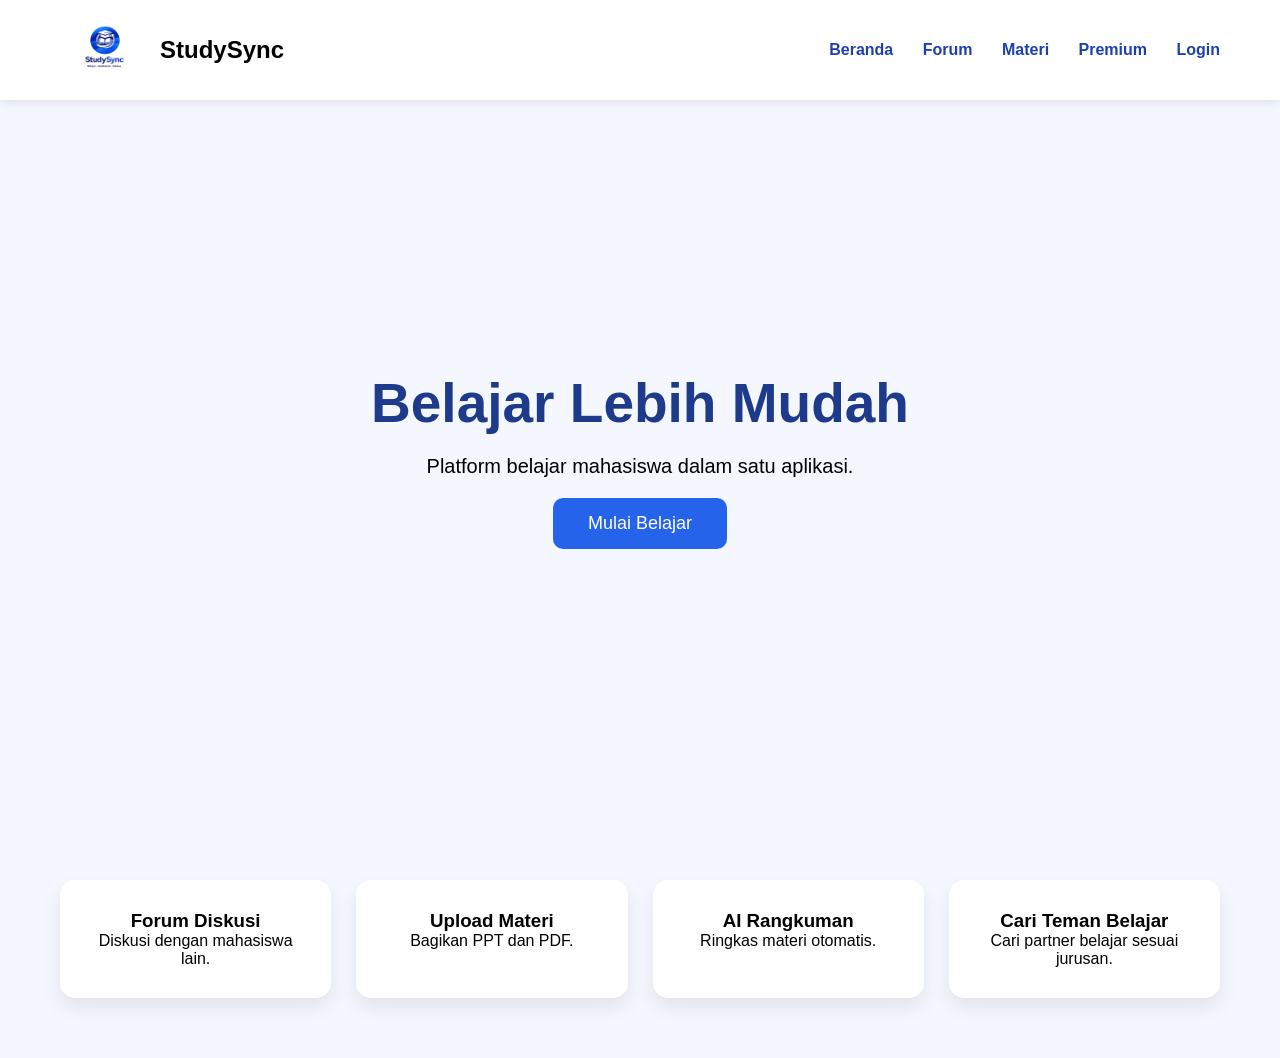
<file: index.html>
<!DOCTYPE html>
<html lang="id">
<head>
<meta charset="UTF-8">
<meta name="viewport" content="width=device-width, initial-scale=1.0">
<title>StudySync</title>

<link rel="stylesheet" href="style.css">

</head>
<body>

<header>

<div class="logo">
<img src="logo.png.PNG" width="90">
<h2>StudySync</h2>
</div>

<nav>

<a href="#">Beranda</a>
<a href="#">Forum</a>
<a href="#">Materi</a>
<a href="#">Premium</a>
<a href="login.html">Login</a>

</nav>

</header>

<section class="hero">

<h1>Belajar Lebih Mudah</h1>

<p>
Platform belajar mahasiswa dalam satu aplikasi.
</p>

<button>Mulai Belajar</button>

</section>

<section class="fitur">

<div class="card">

<h3>Forum Diskusi</h3>

<p>
Diskusi dengan mahasiswa lain.
</p>

</div>

<div class="card">

<h3>Upload Materi</h3>

<p>
Bagikan PPT dan PDF.
</p>

</div>

<div class="card">

<h3>AI Rangkuman</h3>

<p>
Ringkas materi otomatis.
</p>

</div>

<div class="card">

<h3>Cari Teman Belajar</h3>

<p>
Cari partner belajar sesuai jurusan.
</p>

</div>

</section>

<script src="script.js"></script>

</body>
</html>
</file>
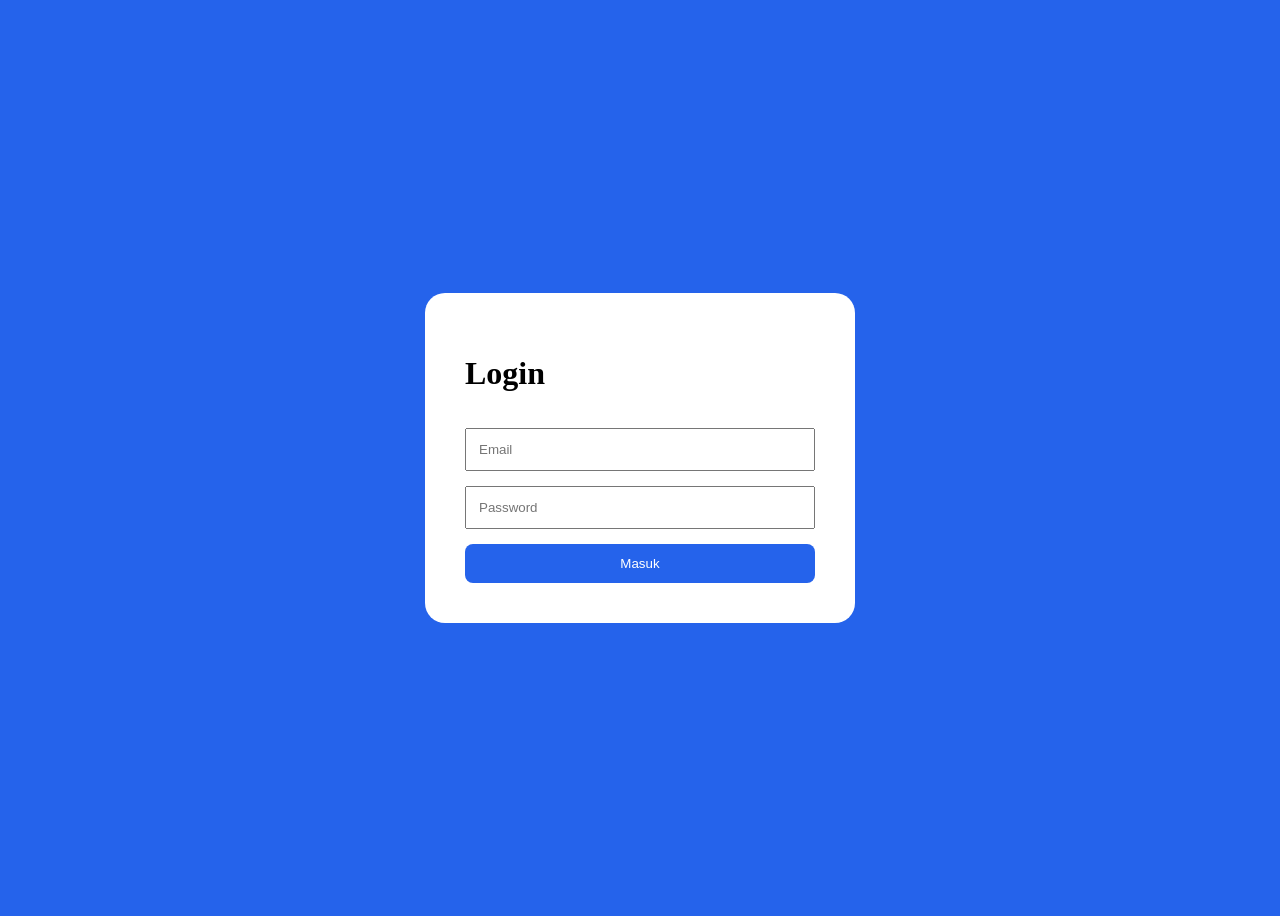
<file: login.html>
<!DOCTYPE html>

<html>

<head>

<title>Login StudySync</title>

<link rel="stylesheet" href="login.css">

</head>

<body>

<div class="login">

<h1>Login</h1>

<input type="email" placeholder="Email">

<input type="password" placeholder="Password">

<button onclick="login()">Masuk</button>

</div>

<script src="login.js"></script>

</body>

</html>
</file>
<file: style.css>
*{
margin:0;
padding:0;
box-sizing:border-box;
font-family:Poppins,sans-serif;
}

body{

background:#f5f7ff;

}

header{

display:flex;
justify-content:space-between;
align-items:center;
padding:20px 60px;
background:white;
box-shadow:0 2px 10px rgba(0,0,0,.1);

}

.logo{

display:flex;
align-items:center;
gap:10px;

}

nav a{

text-decoration:none;
margin-left:25px;
color:#1e40af;
font-weight:bold;

}

.hero{

height:80vh;

display:flex;

flex-direction:column;

justify-content:center;

align-items:center;

text-align:center;

}

.hero h1{

font-size:55px;

color:#1e3a8a;

}

.hero p{

margin:20px;

font-size:20px;

}

button{

padding:15px 35px;

background:#2563eb;

color:white;

border:none;

border-radius:10px;

cursor:pointer;

font-size:18px;

}

button:hover{

background:#1d4ed8;

}

.fitur{

display:grid;

grid-template-columns:repeat(4,1fr);

gap:25px;

padding:60px;

}

.card{

background:white;

padding:30px;

border-radius:15px;

text-align:center;

box-shadow:0 10px 20px rgba(0,0,0,.08);

transition:.3s;

}

.card:hover{

transform:translateY(-10px);

}
</file>
<file: login.css>
body{

background:#2563eb;

display:flex;

justify-content:center;

align-items:center;

height:100vh;

font-family:Poppins;

}

.login{

background:white;

padding:40px;

width:350px;

border-radius:20px;

display:flex;

flex-direction:column;

gap:15px;

}

input{

padding:12px;

}

button{

padding:12px;

background:#2563eb;

color:white;

border:none;

border-radius:8px;

}
</file>
